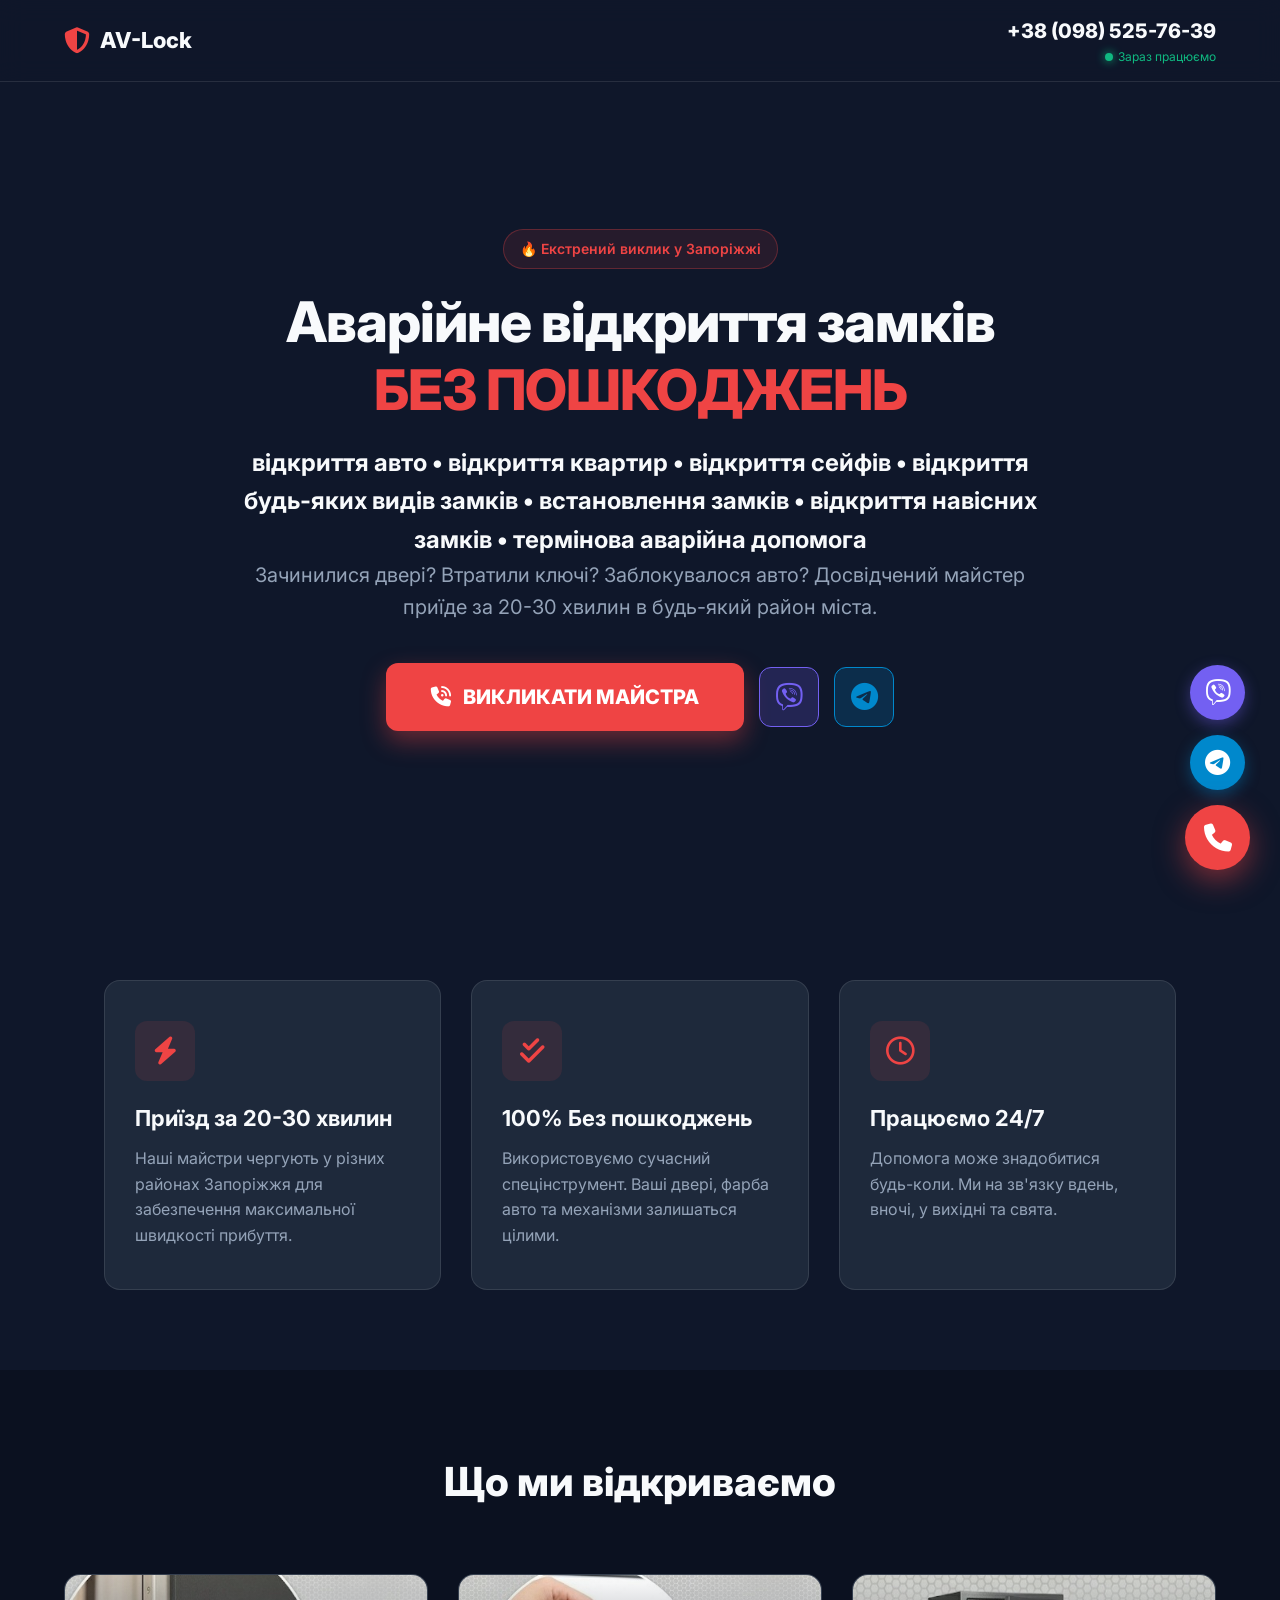
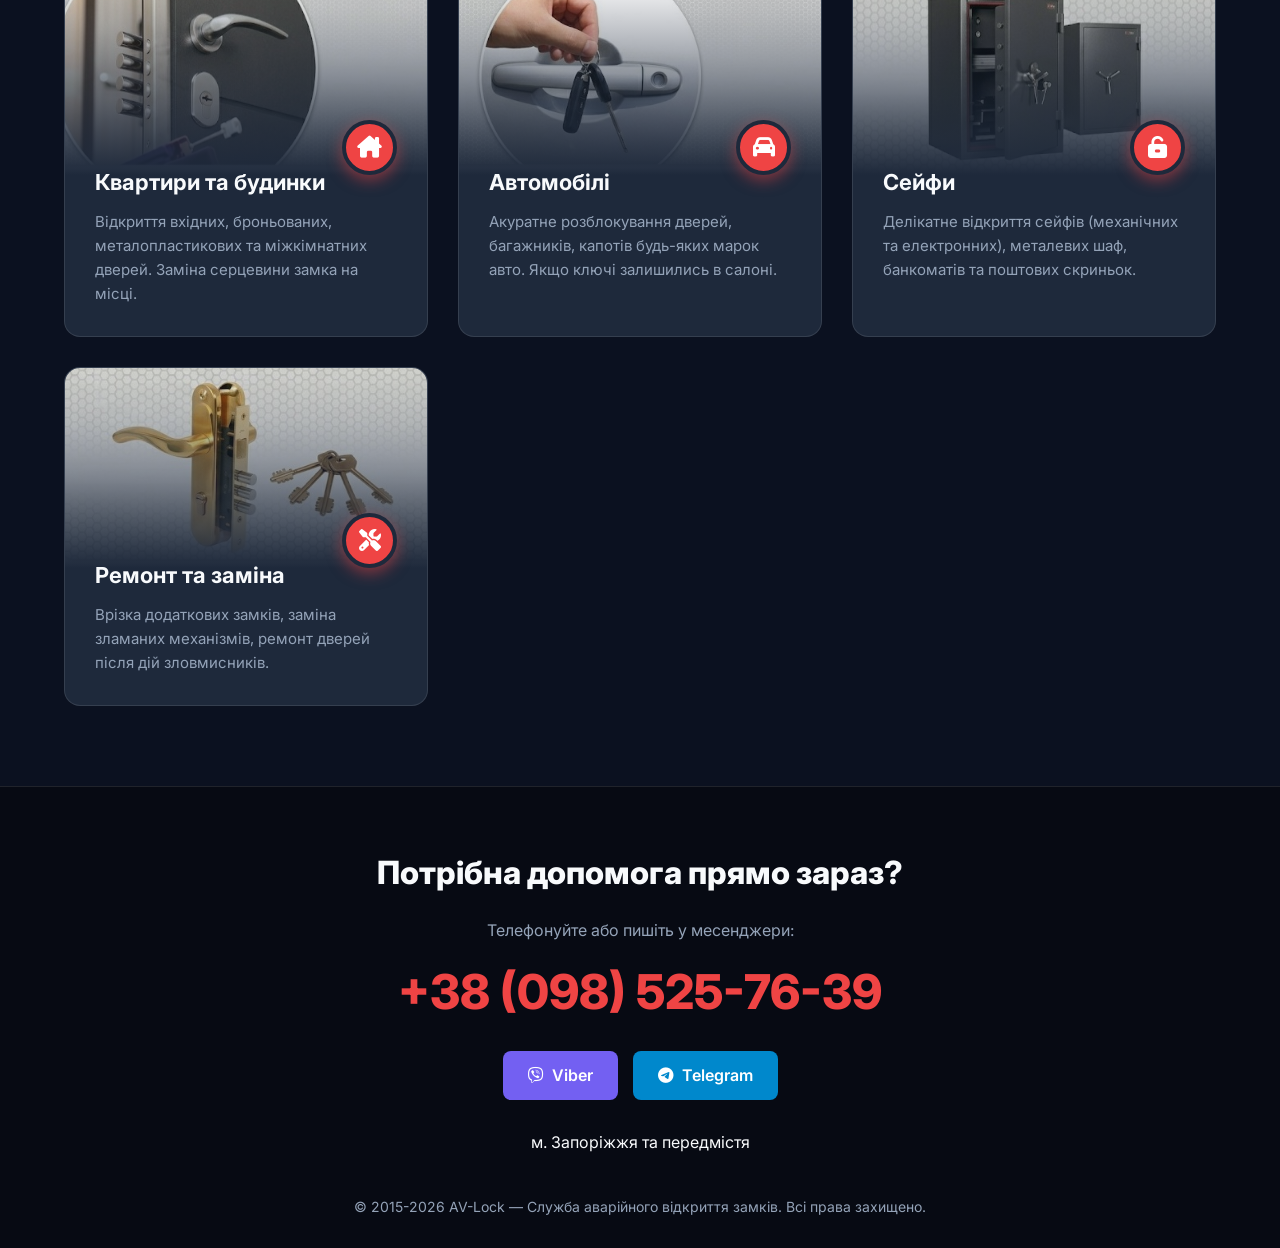
<file: index.html>
<!DOCTYPE html>
<html lang="uk">

<head>
    <!-- Базові метатеги -->
    <meta charset="UTF-8">
    <meta name="viewport" content="width=device-width, initial-scale=1.0">
    <meta name="description"
        content="Аварійне відкриття замків у Запоріжжі 24/7. Квартири, авто, сейфи. Приїзд 20-30 хвилин, 100% без пошкоджень дверей та механізмів.">
    <meta name="keywords"
        content="аварійне відкриття замків Запоріжжя, відкриття авто Запоріжжя, відкриття квартир Запоріжжя, розкриття сейфів, ведміджатник Запоріжжя, заміна замків, ремонт замків, відкрити двері без ключа">
    <meta name="author" content="AV-Lock">
    <meta name="robots" content="index, follow">
    <link rel="canonical" href="https://zp-look.github.io/">

    <!-- Open Graph (для соцмереж та месенджерів) -->
    <meta property="og:type" content="website">
    <meta property="og:url" content="https://zp-look.github.io/">
    <meta property="og:title" content="Аварійне відкриття замків Запоріжжя | 24/7 | Без пошкоджень">
    <meta property="og:description"
        content="Екстрене відкриття квартир, авто та сейфів у Запоріжжі. Приїзд майстра за 20-30 хвилин. Працюємо цілодобово без вихідних.">
    <meta property="og:image" content="https://zp-look.github.io/door.jpg">
    <meta property="og:site_name" content="AV-Lock Запоріжжя">
    <meta property="og:locale" content="uk_UA">

    <!-- Twitter Card -->
    <meta name="twitter:card" content="summary_large_image">
    <meta name="twitter:url" content="https://zp-look.github.io/">
    <meta name="twitter:title" content="Аварійне відкриття замків Запоріжжя | 24/7">
    <meta name="twitter:description"
        content="Екстрене відкриття квартир, авто та сейфів у Запоріжжі. Приїзд майстра за 20-30 хвилин.">
    <meta name="twitter:image" content="https://zp-look.github.io/door.jpg">

    <title>Аварійне відкриття замків Запоріжжя | 24/7 | Без пошкоджень</title>

    <!-- Schema.org Markup (LocalBusiness) -->
    <script type="application/ld+json">
    {
      "@context": "https://schema.org",
      "@type": "LocalBusiness",
      "name": "AV-Lock",
      "image": "https://zp-look.github.io/door.jpg",
      "description": "Аварійне відкриття замків у Запоріжжі 24/7. Відкриття авто, квартир, сейфів без пошкоджень.",
      "url": "https://zp-look.github.io/",
      "telephone": "+380985257639",
      "address": {
        "@type": "PostalAddress",
        "addressLocality": "Запоріжжя",
        "addressCountry": "UA"
      },
      "areaServed": {
        "@type": "City",
        "name": "Запоріжжя"
      },
      "priceRange": "₴₴",
      "openingHoursSpecification": {
        "@type": "OpeningHoursSpecification",
        "dayOfWeek": [
          "Monday",
          "Tuesday",
          "Wednesday",
          "Thursday",
          "Friday",
          "Saturday",
          "Sunday"
        ],
        "opens": "00:00",
        "closes": "23:59"
      }
    }
    </script>

    <!-- Styles -->
    <link rel="stylesheet" href="style.css">
    <!-- Іконки -->
    <link rel="stylesheet" href="https://cdnjs.cloudflare.com/ajax/libs/font-awesome/6.4.0/css/all.min.css">
    <!-- Сучасний шрифт Inter -->
    <link href="https://fonts.googleapis.com/css2?family=Inter:wght@300;400;600;800&display=swap" rel="stylesheet">
</head>

<body>

    <!-- Шапка -->
    <header>
        <div class="logo">
            <i class="fa-solid fa-shield-halved"></i> AV-Lock
        </div>
        <div class="header-phone">
            <a href="tel:+380985257639">+38 (098) 525-76-39</a>
            <span>Зараз працюємо</span>
        </div>
    </header>

    <!-- Головний екран -->
    <section class="hero">
        <div class="hero-content">
            <div class="badge">🔥 Екстрений виклик у Запоріжжі</div>
            <h1>Аварійне відкриття замків <span>БЕЗ ПОШКОДЖЕНЬ</span></h1>
            <h2>відкриття авто • відкриття квартир • відкриття сейфів • відкриття будь-яких видів замків • встановлення
                замків • відкриття навісних замків • термінова аварійна допомога</span></h2>
            <p>Зачинилися двері? Втратили ключі? Заблокувалося авто? Досвідчений майстер приїде за 20-30 хвилин в
                будь-який район міста.</p>
            <div class="hero-actions">
                <a href="tel:+380985257639" class="btn">
                    <i class="fa-solid fa-phone-volume"></i> ВИКЛИКАТИ МАЙСТРА
                </a>
                <a href="viber://chat?number=%2B380985257639" class="social-icon viber" aria-label="Viber"><i
                        class="fa-brands fa-viber"></i></a>
                <a href="https://t.me/+380985257639" class="social-icon telegram" aria-label="Telegram"
                    target="_blank"><i class="fa-brands fa-telegram"></i></a>
            </div>
        </div>
    </section>

    <!-- Переваги -->
    <section class="features">
        <div class="feature-card">
            <div class="feature-icon"><i class="fa-solid fa-bolt"></i></div>
            <h3>Приїзд за 20-30 хвилин</h3>
            <p>Наші майстри чергують у різних районах Запоріжжя для забезпечення максимальної швидкості прибуття.</p>
        </div>
        <div class="feature-card">
            <div class="feature-icon"><i class="fa-solid fa-check-double"></i></div>
            <h3>100% Без пошкоджень</h3>
            <p>Використовуємо сучасний спецінструмент. Ваші двері, фарба авто та механізми залишаться цілими.</p>
        </div>
        <div class="feature-card">
            <div class="feature-icon"><i class="fa-regular fa-clock"></i></div>
            <h3>Працюємо 24/7</h3>
            <p>Допомога може знадобитися будь-коли. Ми на зв'язку вдень, вночі, у вихідні та свята.</p>
        </div>
    </section>

    <!-- Послуги (З фотографіями) -->
    <section class="services">
        <div class="section-header">
            <h2>Що ми відкриваємо</h2>
        </div>
        <div class="services-grid">

            <!-- Послуга 1: Квартири -->
            <div class="service-item">
                <div class="service-img">
                    <img src="door.jpg" alt="Відкриття квартирних дверей">
                </div>
                <div class="service-content">
                    <div class="overlap-icon"><i class="fa-solid fa-house-chimney"></i></div>
                    <h3>Квартири та будинки</h3>
                    <p>Відкриття вхідних, броньованих, металопластикових та міжкімнатних дверей. Заміна серцевини замка
                        на місці.</p>
                </div>
            </div>

            <!-- Послуга 2: Авто -->
            <div class="service-item">
                <div class="service-img">
                    <img src="avto.jpg" alt="Аварійне відкриття авто">
                </div>
                <div class="service-content">
                    <div class="overlap-icon"><i class="fa-solid fa-car"></i></div>
                    <h3>Автомобілі</h3>
                    <p>Акуратне розблокування дверей, багажників, капотів будь-яких марок авто. Якщо ключі залишились в
                        салоні.</p>
                </div>
            </div>

            <!-- Послуга 3: Сейфи -->
            <div class="service-item">
                <div class="service-img">
                    <img src="self.jpg" alt="Відкриття сейфів">
                </div>
                <div class="service-content">
                    <div class="overlap-icon"><i class="fa-solid fa-unlock-keyhole"></i></div>
                    <h3>Сейфи</h3>
                    <p>Делікатне відкриття сейфів (механічних та електронних), металевих шаф, банкоматів та поштових
                        скриньок.</p>
                </div>
            </div>

            <!-- Послуга 4: Ремонт -->
            <div class="service-item">
                <div class="service-img">
                    <img src="other.jpg" alt="Ремонт та заміна замків">
                </div>
                <div class="service-content">
                    <div class="overlap-icon"><i class="fa-solid fa-tools"></i></div>
                    <h3>Ремонт та заміна</h3>
                    <p>Врізка додаткових замків, заміна зламаних механізмів, ремонт дверей після дій зловмисників.</p>
                </div>
            </div>

        </div>
    </section>

    <!-- Плаваючі кнопки зв'язку -->
    <div class="floating-buttons">
        <a href="viber://chat?number=%2B380985257639" class="floating-btn viber" aria-label="Написати у Viber">
            <i class="fa-brands fa-viber"></i>
        </a>
        <a href="https://t.me/+380985257639" class="floating-btn telegram" aria-label="Написати у Telegram" target="_blank">
            <i class="fa-brands fa-telegram"></i>
        </a>
        <a href="tel:+380985257639" class="floating-btn phone fab-call" aria-label="Зателефонувати">
            <i class="fa-solid fa-phone"></i>
        </a>
    </div>

    <!-- Підвал сайту -->
    <footer>
        <div class="footer-cta">Потрібна допомога прямо зараз?</div>
        <p style="color: var(--text-muted); margin-bottom: 10px;">Телефонуйте або пишіть у месенджери:</p>
        <a href="tel:+380985257639" class="footer-phone">+38 (098) 525-76-39</a>

        <div class="footer-socials">
            <a href="viber://chat?number=%2B380985257639" class="social-btn viber"><i class="fa-brands fa-viber"></i>
                Viber</a>
            <a href="https://t.me/+380985257639" class="social-btn telegram" target="_blank"><i
                    class="fa-brands fa-telegram"></i> Telegram</a>
        </div>
        <p>м. Запоріжжя та передмістя</p>

        <div class="copyright">
            © 2015-2026 AV-Lock — Служба аварійного відкриття замків. Всі права захищено.
        </div>
    </footer>

</body>

</html>
</file>
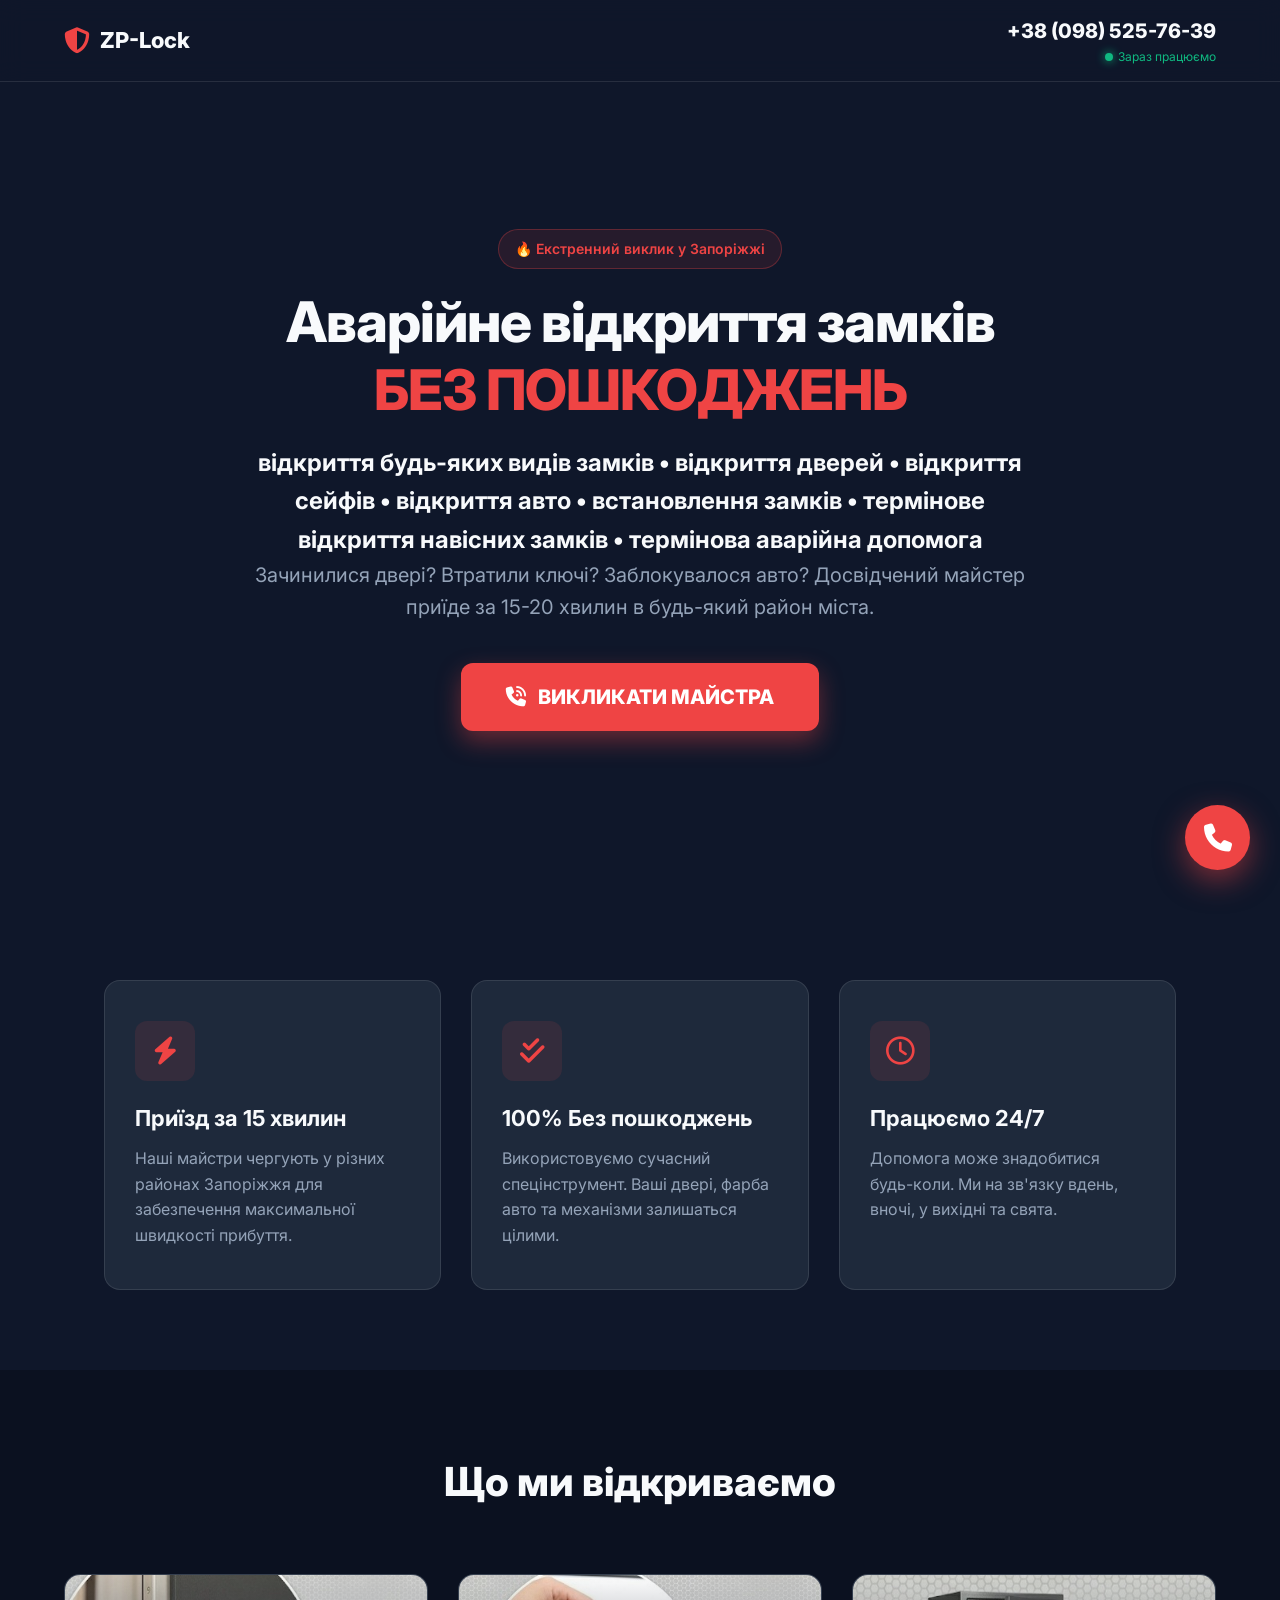
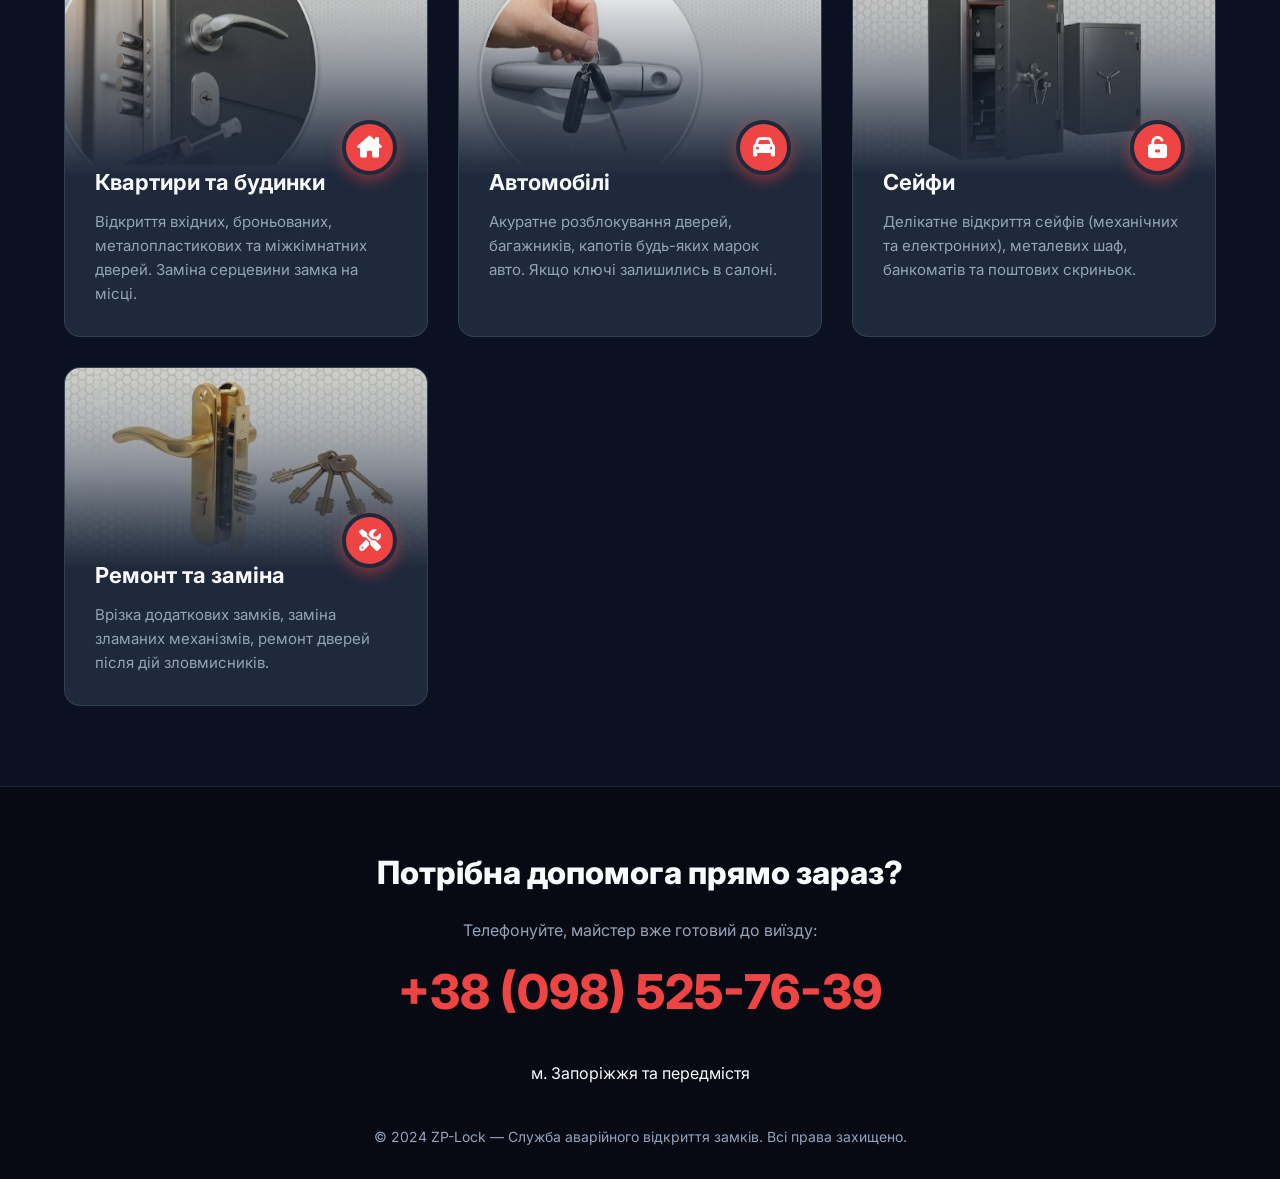
<file: ai_studio_code.html>
<!DOCTYPE html>
<html lang="uk">
<head>
    <meta charset="UTF-8">
    <meta name="viewport" content="width=device-width, initial-scale=1.0">
    <meta name="description" content="Аварійне відкриття замків у Запоріжжі 24/7. Квартири, авто, сейфи. Приїзд 15 хвилин, без пошкоджень дверей.">
    <title>Аварійне відкриття замків Запоріжжя | 24/7 | Без пошкоджень</title>
    
    <!-- Іконки -->
    <link rel="stylesheet" href="https://cdnjs.cloudflare.com/ajax/libs/font-awesome/6.4.0/css/all.min.css">
    <!-- Сучасний шрифт Inter -->
    <link href="https://fonts.googleapis.com/css2?family=Inter:wght@300;400;600;800&display=swap" rel="stylesheet">
    
    <style>
        /* Сучасні змінні (Dark Theme) */
        :root {
            --bg-main: #0f172a;      
            --bg-card: #1e293b;      
            --accent: #ef4444;       
            --accent-hover: #dc2626;
            --text-light: #f8fafc;   
            --text-muted: #94a3b8;   
            --border-color: rgba(255, 255, 255, 0.1);
        }

        * {
            margin: 0;
            padding: 0;
            box-sizing: border-box;
            font-family: 'Inter', sans-serif;
            scroll-behavior: smooth;
        }

        body {
            background-color: var(--bg-main);
            color: var(--text-light);
            line-height: 1.6;
            overflow-x: hidden;
        }

        a {
            text-decoration: none;
        }

        /* --- Шапка сайту --- */
        header {
            position: fixed;
            top: 0;
            width: 100%;
            background: rgba(15, 23, 42, 0.8);
            backdrop-filter: blur(12px);
            -webkit-backdrop-filter: blur(12px);
            border-bottom: 1px solid var(--border-color);
            padding: 15px 5%;
            display: flex;
            justify-content: space-between;
            align-items: center;
            z-index: 1000;
        }

        .logo {
            font-size: 22px;
            font-weight: 800;
            color: var(--text-light);
            display: flex;
            align-items: center;
            gap: 10px;
        }

        .logo i { color: var(--accent); font-size: 26px; }

        .header-phone {
            display: flex;
            flex-direction: column;
            align-items: flex-end;
        }

        .header-phone a {
            color: var(--text-light);
            font-size: 20px;
            font-weight: 800;
            transition: color 0.3s ease;
        }

        .header-phone a:hover { color: var(--accent); }

        .header-phone span {
            font-size: 12px;
            color: #10b981; 
            display: flex;
            align-items: center;
            gap: 5px;
        }

        .header-phone span::before {
            content: '';
            width: 8px;
            height: 8px;
            background-color: #10b981;
            border-radius: 50%;
            display: inline-block;
            box-shadow: 0 0 10px #10b981;
            animation: blink 2s infinite;
        }

        /* --- Головний екран (Hero) --- */
        .hero {
            position: relative;
            min-height: 100vh;
            display: flex;
            align-items: center;
            justify-content: center;
            text-align: center;
            padding: 120px 20px 60px;
            background: linear-gradient(to bottom, rgba(15, 23, 42, 0.7), var(--bg-main)), 
                        url('https://images.unsplash.com/photo-1558025137-0b407b9fcfa8?ixlib=rb-4.0.3&auto=format&fit=crop&w=1920&q=80') center/cover no-repeat;
        }

        .hero-content {
            max-width: 800px;
            position: relative;
            z-index: 2;
            animation: fadeInUp 1s ease-out;
        }

        .badge {
            display: inline-block;
            background: rgba(239, 68, 68, 0.1);
            color: var(--accent);
            padding: 8px 16px;
            border-radius: 20px;
            font-size: 14px;
            font-weight: 600;
            margin-bottom: 20px;
            border: 1px solid rgba(239, 68, 68, 0.3);
        }

        .hero h1 {
            font-size: 56px;
            font-weight: 800;
            line-height: 1.2;
            margin-bottom: 20px;
            letter-spacing: -1px;
        }

        .hero h1 span { color: var(--accent); }

        .hero p {
            font-size: 20px;
            color: var(--text-muted);
            margin-bottom: 40px;
        }

        .btn {
            display: inline-flex;
            align-items: center;
            justify-content: center;
            gap: 12px;
            background-color: var(--accent);
            color: white;
            padding: 18px 45px;
            font-size: 20px;
            font-weight: 800;
            border-radius: 12px;
            box-shadow: 0 10px 25px rgba(239, 68, 68, 0.4);
            transition: all 0.3s ease;
        }

        .btn:hover {
            transform: translateY(-3px);
            background-color: var(--accent-hover);
            box-shadow: 0 15px 30px rgba(239, 68, 68, 0.6);
        }

        /* --- Переваги --- */
        .features {
            padding: 80px 5%;
            display: grid;
            grid-template-columns: repeat(auto-fit, minmax(300px, 1fr));
            gap: 30px;
            max-width: 1200px;
            margin: 0 auto;
        }

        .feature-card {
            background: var(--bg-card);
            padding: 40px 30px;
            border-radius: 16px;
            border: 1px solid var(--border-color);
            transition: transform 0.3s ease, border-color 0.3s ease;
        }

        .feature-card:hover {
            transform: translateY(-5px);
            border-color: var(--accent);
        }

        .feature-icon {
            width: 60px;
            height: 60px;
            background: rgba(239, 68, 68, 0.1);
            color: var(--accent);
            border-radius: 12px;
            display: flex;
            align-items: center;
            justify-content: center;
            font-size: 28px;
            margin-bottom: 20px;
        }

        .feature-card h3 { font-size: 22px; margin-bottom: 10px; }
        .feature-card p { color: var(--text-muted); font-size: 16px; }

        /* --- Послуги (Оновлено з зображеннями) --- */
        .services {
            padding: 80px 5%;
            background-color: #0b1120;
        }

        .section-header {
            text-align: center;
            margin-bottom: 60px;
        }

        .section-header h2 { font-size: 40px; font-weight: 800; }

        .services-grid {
            display: grid;
            grid-template-columns: repeat(auto-fit, minmax(280px, 1fr));
            gap: 30px;
            max-width: 1200px;
            margin: 0 auto;
        }

        .service-item {
            position: relative;
            background: var(--bg-card);
            border-radius: 16px;
            overflow: hidden;
            border: 1px solid var(--border-color);
            transition: all 0.3s;
        }

        .service-item:hover { border-color: var(--text-muted); }

        /* Контейнер для фотографії */
        .service-img {
            height: 200px;
            width: 100%;
            position: relative;
            overflow: hidden;
        }

        /* Само фото */
        .service-img img {
            width: 100%;
            height: 100%;
            object-fit: cover;
            transition: transform 0.5s ease;
        }

        /* Ефект наближення при наведенні на картку */
        .service-item:hover .service-img img {
            transform: scale(1.1);
        }

        /* Темний градієнт поверх фото (щоб плавно переходило в темний фон картки) */
        .service-img::after {
            content: '';
            position: absolute;
            top: 0; left: 0; right: 0; bottom: 0;
            background: linear-gradient(to bottom, rgba(30,41,59,0) 0%, rgba(30,41,59,1) 100%);
        }

        .service-content {
            padding: 0 30px 30px 30px;
            position: relative;
            z-index: 2;
            margin-top: -10px;
        }

        /* Маленька кругла іконка-акцент */
        .overlap-icon {
            position: absolute;
            top: -45px;
            right: 30px;
            width: 55px;
            height: 55px;
            background: var(--accent);
            color: white;
            display: flex;
            align-items: center;
            justify-content: center;
            border-radius: 50%;
            font-size: 22px;
            box-shadow: 0 5px 15px rgba(239, 68, 68, 0.5);
            border: 4px solid var(--bg-card);
            z-index: 3;
        }

        .service-content h3 {
            font-size: 22px;
            margin-bottom: 10px;
        }

        .service-content p {
            color: var(--text-muted);
            font-size: 15px;
        }

        /* --- Плаваюча кнопка дзвінка --- */
        .fab-call {
            position: fixed;
            bottom: 30px;
            right: 30px;
            width: 65px;
            height: 65px;
            background-color: var(--accent);
            color: white;
            border-radius: 50%;
            display: flex;
            align-items: center;
            justify-content: center;
            font-size: 28px;
            box-shadow: 0 10px 30px rgba(239, 68, 68, 0.5);
            z-index: 9999;
            animation: pulse-fab 2s infinite;
        }

        /* --- Підвал --- */
        footer {
            background-color: #070a13;
            padding: 60px 20px 30px;
            text-align: center;
            border-top: 1px solid var(--border-color);
        }

        .footer-cta { font-size: 32px; font-weight: 800; margin-bottom: 20px; }

        .footer-phone {
            font-size: 48px;
            font-weight: 800;
            color: var(--accent);
            display: block;
            margin-bottom: 30px;
        }

        .copyright { color: var(--text-muted); font-size: 14px; margin-top: 40px; }

        /* --- Анімації --- */
        @keyframes blink { 0% { opacity: 1; } 50% { opacity: 0.4; } 100% { opacity: 1; } }
        @keyframes pulse-fab { 0% { box-shadow: 0 0 0 0 rgba(239, 68, 68, 0.7); } 70% { box-shadow: 0 0 0 20px rgba(239, 68, 68, 0); } 100% { box-shadow: 0 0 0 0 rgba(239, 68, 68, 0); } }
        @keyframes fadeInUp { from { opacity: 0; transform: translateY(30px); } to { opacity: 1; transform: translateY(0); } }

        /* --- Адаптивність (Mobile) --- */
        @media (max-width: 768px) {
            .hero h1 { font-size: 36px; }
            .hero p { font-size: 16px; }
            .header-phone a { font-size: 16px; }
            .btn { width: 100%; font-size: 18px; padding: 16px; }
            .footer-phone { font-size: 32px; }
            .fab-call { bottom: 20px; right: 20px; width: 60px; height: 60px; }
        }
    </style>
</head>
<body>

    <!-- Шапка -->
    <header>
        <div class="logo">
            <i class="fa-solid fa-shield-halved"></i> ZP-Lock
        </div>
        <div class="header-phone">
            <a href="tel:+380985257639">+38 (098) 525-76-39</a>
            <span>Зараз працюємо</span>
        </div>
    </header>

    <!-- Головний екран -->
    <section class="hero">
        <div class="hero-content">
            <div class="badge">🔥 Екстренний виклик у Запоріжжі</div>
            <h1>Аварійне відкриття замків <span>БЕЗ ПОШКОДЖЕНЬ</span></h1>
	    <h2>відкриття будь-яких видів замків • відкриття дверей • відкриття сейфів • відкриття авто • встановлення замків • термінове відкриття навісних замків • термінова аварійна допомога</span></h2>		
            <p>Зачинилися двері? Втратили ключі? Заблокувалося авто? Досвідчений майстер приїде за 15-20 хвилин в будь-який район міста.</p>
            <a href="tel:+380985257639" class="btn">
                <i class="fa-solid fa-phone-volume"></i> ВИКЛИКАТИ МАЙСТРА
            </a>
        </div>
    </section>

    <!-- Переваги -->
    <section class="features">
        <div class="feature-card">
            <div class="feature-icon"><i class="fa-solid fa-bolt"></i></div>
            <h3>Приїзд за 15 хвилин</h3>
            <p>Наші майстри чергують у різних районах Запоріжжя для забезпечення максимальної швидкості прибуття.</p>
        </div>
        <div class="feature-card">
            <div class="feature-icon"><i class="fa-solid fa-check-double"></i></div>
            <h3>100% Без пошкоджень</h3>
            <p>Використовуємо сучасний спецінструмент. Ваші двері, фарба авто та механізми залишаться цілими.</p>
        </div>
        <div class="feature-card">
            <div class="feature-icon"><i class="fa-regular fa-clock"></i></div>
            <h3>Працюємо 24/7</h3>
            <p>Допомога може знадобитися будь-коли. Ми на зв'язку вдень, вночі, у вихідні та свята.</p>
        </div>
    </section>

    <!-- Послуги (З фотографіями) -->
    <section class="services">
        <div class="section-header">
            <h2>Що ми відкриваємо</h2>
        </div>
        <div class="services-grid">
            
            <!-- Послуга 1: Квартири -->
            <div class="service-item">
                <div class="service-img">
                    <img src="dr.jpg" alt="Відкриття квартирних дверей">
                </div>
                <div class="service-content">
                    <div class="overlap-icon"><i class="fa-solid fa-house-chimney"></i></div>
                    <h3>Квартири та будинки</h3>
                    <p>Відкриття вхідних, броньованих, металопластикових та міжкімнатних дверей. Заміна серцевини замка на місці.</p>
                </div>
            </div>

            <!-- Послуга 2: Авто -->
            <div class="service-item">
                <div class="service-img">
                    <img src="avto1.jpg" alt="Аварійне відкриття авто">
                </div>
                <div class="service-content">
                    <div class="overlap-icon"><i class="fa-solid fa-car"></i></div>
                    <h3>Автомобілі</h3>
                    <p>Акуратне розблокування дверей, багажників, капотів будь-яких марок авто. Якщо ключі залишились в салоні.</p>
                </div>
            </div>

            <!-- Послуга 3: Сейфи -->
            <div class="service-item">
                <div class="service-img">
                    <img src="self1.jpg" alt="Відкриття сейфів">
                </div>
                <div class="service-content">
                    <div class="overlap-icon"><i class="fa-solid fa-unlock-keyhole"></i></div>
                    <h3>Сейфи</h3>
                    <p>Делікатне відкриття сейфів (механічних та електронних), металевих шаф, банкоматів та поштових скриньок.</p>
                </div>
            </div>

            <!-- Послуга 4: Ремонт -->
            <div class="service-item">
                <div class="service-img">
                    <img src="other1.jpg" alt="Ремонт та заміна замків">
                </div>
                <div class="service-content">
                    <div class="overlap-icon"><i class="fa-solid fa-tools"></i></div>
                    <h3>Ремонт та заміна</h3>
                    <p>Врізка додаткових замків, заміна зламаних механізмів, ремонт дверей після дій зловмисників.</p>
                </div>
            </div>

        </div>
    </section>

    <!-- Плаваюча кнопка -->
    <a href="tel:+380985257639" class="fab-call" aria-label="Зателефонувати">
        <i class="fa-solid fa-phone"></i>
    </a>

    <!-- Підвал сайту -->
    <footer>
        <div class="footer-cta">Потрібна допомога прямо зараз?</div>
        <p style="color: var(--text-muted); margin-bottom: 10px;">Телефонуйте, майстер вже готовий до виїзду:</p>
        <a href="tel:+380985257639" class="footer-phone">+38 (098) 525-76-39</a>
        <p>м. Запоріжжя та передмістя</p>
        
        <div class="copyright">
            © 2024 ZP-Lock — Служба аварійного відкриття замків. Всі права захищено.
        </div>
    </footer>

</body>
</html>
</file>
<file: style.css>
/* Сучасні змінні (Dark Theme) */
    :root {
        --bg-main: #0f172a;
        --bg-card: #1e293b;
        --accent: #ef4444;
        --accent-hover: #dc2626;
        --text-light: #f8fafc;
        --text-muted: #94a3b8;
        --border-color: rgba(255, 255, 255, 0.1);
    }

    * {
        margin: 0;
        padding: 0;
        box-sizing: border-box;
        font-family: 'Inter', sans-serif;
        scroll-behavior: smooth;
    }

    body {
        background-color: var(--bg-main);
        color: var(--text-light);
        line-height: 1.6;
        overflow-x: hidden;
    }

    a {
        text-decoration: none;
    }

    /* --- Шапка сайту --- */
    header {
        position: fixed;
        top: 0;
        width: 100%;
        background: rgba(15, 23, 42, 0.8);
        backdrop-filter: blur(12px);
        -webkit-backdrop-filter: blur(12px);
        border-bottom: 1px solid var(--border-color);
        padding: 15px 5%;
        display: flex;
        justify-content: space-between;
        align-items: center;
        z-index: 1000;
    }

    .logo {
        font-size: 22px;
        font-weight: 800;
        color: var(--text-light);
        display: flex;
        align-items: center;
        gap: 10px;
    }

    .logo i {
        color: var(--accent);
        font-size: 26px;
    }

    .header-phone {
        display: flex;
        flex-direction: column;
        align-items: flex-end;
    }

    .header-phone a {
        color: var(--text-light);
        font-size: 20px;
        font-weight: 800;
        transition: color 0.3s ease;
    }

    .header-phone a:hover {
        color: var(--accent);
    }

    .header-phone span {
        font-size: 12px;
        color: #10b981;
        display: flex;
        align-items: center;
        gap: 5px;
    }

    .header-phone span::before {
        content: '';
        width: 8px;
        height: 8px;
        background-color: #10b981;
        border-radius: 50%;
        display: inline-block;
        box-shadow: 0 0 10px #10b981;
        animation: blink 2s infinite;
    }

    /* --- Головний екран (Hero) --- */
    .hero {
        position: relative;
        min-height: 100vh;
        display: flex;
        align-items: center;
        justify-content: center;
        text-align: center;
        padding: 120px 20px 60px;
        background: linear-gradient(to bottom, rgba(15, 23, 42, 0.7), var(--bg-main)),
            url('https://images.unsplash.com/photo-1558025137-0b407b9fcfa8?ixlib=rb-4.0.3&auto=format&fit=crop&w=1920&q=80') center/cover no-repeat;
    }

    .hero-content {
        max-width: 800px;
        position: relative;
        z-index: 2;
        animation: fadeInUp 1s ease-out;
    }

    .badge {
        display: inline-block;
        background: rgba(239, 68, 68, 0.1);
        color: var(--accent);
        padding: 8px 16px;
        border-radius: 20px;
        font-size: 14px;
        font-weight: 600;
        margin-bottom: 20px;
        border: 1px solid rgba(239, 68, 68, 0.3);
    }

    .hero h1 {
        font-size: 56px;
        font-weight: 800;
        line-height: 1.2;
        margin-bottom: 20px;
        letter-spacing: -1px;
    }

    .hero h1 span {
        color: var(--accent);
    }

    .hero p {
        font-size: 20px;
        color: var(--text-muted);
        margin-bottom: 40px;
    }

    .btn {
        display: inline-flex;
        align-items: center;
        justify-content: center;
        gap: 12px;
        background-color: var(--accent);
        color: white;
        padding: 18px 45px;
        font-size: 20px;
        font-weight: 800;
        border-radius: 12px;
        box-shadow: 0 10px 25px rgba(239, 68, 68, 0.4);
        transition: all 0.3s ease;
    }

    .btn:hover {
        transform: translateY(-3px);
        background-color: var(--accent-hover);
        box-shadow: 0 15px 30px rgba(239, 68, 68, 0.6);
    }

    .hero-actions {
        display: flex;
        align-items: center;
        justify-content: center;
        gap: 15px;
        flex-wrap: wrap;
    }
    
    .social-icon {
        width: 60px;
        height: 60px;
        border-radius: 12px;
        display: flex;
        align-items: center;
        justify-content: center;
        font-size: 28px;
        color: white;
        transition: transform 0.3s, background 0.3s;
    }
    
    .social-icon.viber {
        background-color: rgba(115, 96, 242, 0.2);
        border: 1px solid #7360f2;
        color: #7360f2;
    }
    
    .social-icon.viber:hover {
        background-color: #7360f2;
        color: white;
        transform: translateY(-3px);
        box-shadow: 0 10px 20px rgba(115, 96, 242, 0.4);
    }
    
    .social-icon.telegram {
        background-color: rgba(0, 136, 204, 0.2);
        border: 1px solid #0088cc;
        color: #0088cc;
    }
    
    .social-icon.telegram:hover {
        background-color: #0088cc;
        color: white;
        transform: translateY(-3px);
        box-shadow: 0 10px 20px rgba(0, 136, 204, 0.4);
    }

    /* --- Переваги --- */
    .features {
        padding: 80px 5%;
        display: grid;
        grid-template-columns: repeat(auto-fit, minmax(300px, 1fr));
        gap: 30px;
        max-width: 1200px;
        margin: 0 auto;
    }

    .feature-card {
        background: var(--bg-card);
        padding: 40px 30px;
        border-radius: 16px;
        border: 1px solid var(--border-color);
        transition: transform 0.3s ease, border-color 0.3s ease;
    }

    .feature-card:hover {
        transform: translateY(-5px);
        border-color: var(--accent);
    }

    .feature-icon {
        width: 60px;
        height: 60px;
        background: rgba(239, 68, 68, 0.1);
        color: var(--accent);
        border-radius: 12px;
        display: flex;
        align-items: center;
        justify-content: center;
        font-size: 28px;
        margin-bottom: 20px;
    }

    .feature-card h3 {
        font-size: 22px;
        margin-bottom: 10px;
    }

    .feature-card p {
        color: var(--text-muted);
        font-size: 16px;
    }

    /* --- Послуги (Оновлено з зображеннями) --- */
    .services {
        padding: 80px 5%;
        background-color: #0b1120;
    }

    .section-header {
        text-align: center;
        margin-bottom: 60px;
    }

    .section-header h2 {
        font-size: 40px;
        font-weight: 800;
    }

    .services-grid {
        display: grid;
        grid-template-columns: repeat(auto-fit, minmax(280px, 1fr));
        gap: 30px;
        max-width: 1200px;
        margin: 0 auto;
    }

    .service-item {
        position: relative;
        background: var(--bg-card);
        border-radius: 16px;
        overflow: hidden;
        border: 1px solid var(--border-color);
        transition: all 0.3s;
    }

    .service-item:hover {
        border-color: var(--text-muted);
    }

    /* Контейнер для фотографії */
    .service-img {
        height: 200px;
        width: 100%;
        position: relative;
        overflow: hidden;
    }

    /* Само фото */
    .service-img img {
        width: 100%;
        height: 100%;
        object-fit: cover;
        transition: transform 0.5s ease;
    }

    /* Ефект наближення при наведенні на картку */
    .service-item:hover .service-img img {
        transform: scale(1.1);
    }

    /* Темний градієнт поверх фото (щоб плавно переходило в темний фон картки) */
    .service-img::after {
        content: '';
        position: absolute;
        top: 0;
        left: 0;
        right: 0;
        bottom: 0;
        background: linear-gradient(to bottom, rgba(30, 41, 59, 0) 0%, rgba(30, 41, 59, 1) 100%);
    }

    .service-content {
        padding: 0 30px 30px 30px;
        position: relative;
        z-index: 2;
        margin-top: -10px;
    }

    /* Маленька кругла іконка-акцент */
    .overlap-icon {
        position: absolute;
        top: -45px;
        right: 30px;
        width: 55px;
        height: 55px;
        background: var(--accent);
        color: white;
        display: flex;
        align-items: center;
        justify-content: center;
        border-radius: 50%;
        font-size: 22px;
        box-shadow: 0 5px 15px rgba(239, 68, 68, 0.5);
        border: 4px solid var(--bg-card);
        z-index: 3;
    }

    .service-content h3 {
        font-size: 22px;
        margin-bottom: 10px;
    }

    .service-content p {
        color: var(--text-muted);
        font-size: 15px;
    }

    /* --- Плаваючі кнопки зв'язку --- */
    .floating-buttons {
        position: fixed;
        bottom: 30px;
        right: 30px;
        display: flex;
        flex-direction: column;
        gap: 15px;
        z-index: 9999;
        align-items: center;
    }

    .floating-btn {
        width: 55px;
        height: 55px;
        border-radius: 50%;
        display: flex;
        align-items: center;
        justify-content: center;
        line-height: normal;
        font-size: 26px;
        color: white;
        text-decoration: none;
        box-shadow: 0 5px 15px rgba(0, 0, 0, 0.3);
        transition: transform 0.3s ease, box-shadow 0.3s ease;
        padding: 0;
    }

    .floating-btn i {
        display: flex;
        align-items: center;
        justify-content: center;
        margin: 0;
        padding: 0;
        line-height: 1;
    }

    .floating-btn:hover {
        transform: scale(1.1);
    }

    .floating-btn.viber {
        background-color: #7360f2;
        box-shadow: 0 5px 15px rgba(115, 96, 242, 0.4);
    }

    .floating-btn.viber:hover {
        box-shadow: 0 8px 20px rgba(115, 96, 242, 0.6);
    }

    .floating-btn.telegram {
        background-color: #0088cc;
        box-shadow: 0 5px 15px rgba(0, 136, 204, 0.4);
    }

    .floating-btn.telegram:hover {
        box-shadow: 0 8px 20px rgba(0, 136, 204, 0.6);
    }

    .fab-call {
        width: 65px;
        height: 65px;
        background-color: var(--accent);
        font-size: 28px;
        box-shadow: 0 10px 30px rgba(239, 68, 68, 0.5);
        animation: pulse-fab 2s infinite;
    }

    /* --- Підвал --- */
    footer {
        background-color: #070a13;
        padding: 60px 20px 30px;
        text-align: center;
        border-top: 1px solid var(--border-color);
    }

    .footer-cta {
        font-size: 32px;
        font-weight: 800;
        margin-bottom: 20px;
    }

    .footer-phone {
        font-size: 48px;
        font-weight: 800;
        color: var(--accent);
        display: block;
        margin-bottom: 20px;
    }

    .footer-socials {
        display: flex;
        justify-content: center;
        gap: 15px;
        margin-bottom: 30px;
        flex-wrap: wrap;
    }

    .social-btn {
        display: inline-flex;
        align-items: center;
        gap: 8px;
        padding: 12px 25px;
        border-radius: 8px;
        font-weight: 600;
        color: white;
        font-size: 16px;
        transition: transform 0.3s ease, opacity 0.3s;
    }

    .social-btn:hover {
        transform: translateY(-3px);
        opacity: 0.9;
    }

    .social-btn.viber {
        background-color: #7360f2;
    }

    .social-btn.telegram {
        background-color: #0088cc;
    }

    .copyright {
        color: var(--text-muted);
        font-size: 14px;
        margin-top: 40px;
    }

    /* --- Анімації --- */
    @keyframes blink {
        0% {
            opacity: 1;
        }

        50% {
            opacity: 0.4;
        }

        100% {
            opacity: 1;
        }
    }

    @keyframes pulse-fab {
        0% {
            box-shadow: 0 0 0 0 rgba(239, 68, 68, 0.7);
        }

        70% {
            box-shadow: 0 0 0 20px rgba(239, 68, 68, 0);
        }

        100% {
            box-shadow: 0 0 0 0 rgba(239, 68, 68, 0);
        }
    }

    @keyframes fadeInUp {
        from {
            opacity: 0;
            transform: translateY(30px);
        }

        to {
            opacity: 1;
            transform: translateY(0);
        }
    }

    /* --- Адаптивність (Mobile) --- */
    @media (max-width: 768px) {
        .hero h1 {
            font-size: 36px;
        }

        .hero p {
            font-size: 16px;
        }

        .header-phone a {
            font-size: 16px;
        }

        .btn {
            width: 100%;
            font-size: 18px;
            padding: 16px;
        }

        .footer-phone {
            font-size: 32px;
        }

        .floating-buttons {
            bottom: 20px;
            right: 20px;
            gap: 12px;
        }

        .floating-btn {
            width: 50px;
            height: 50px;
            font-size: 24px;
        }

        .fab-call {
            width: 60px;
            height: 60px;
        }
    }
</file>
